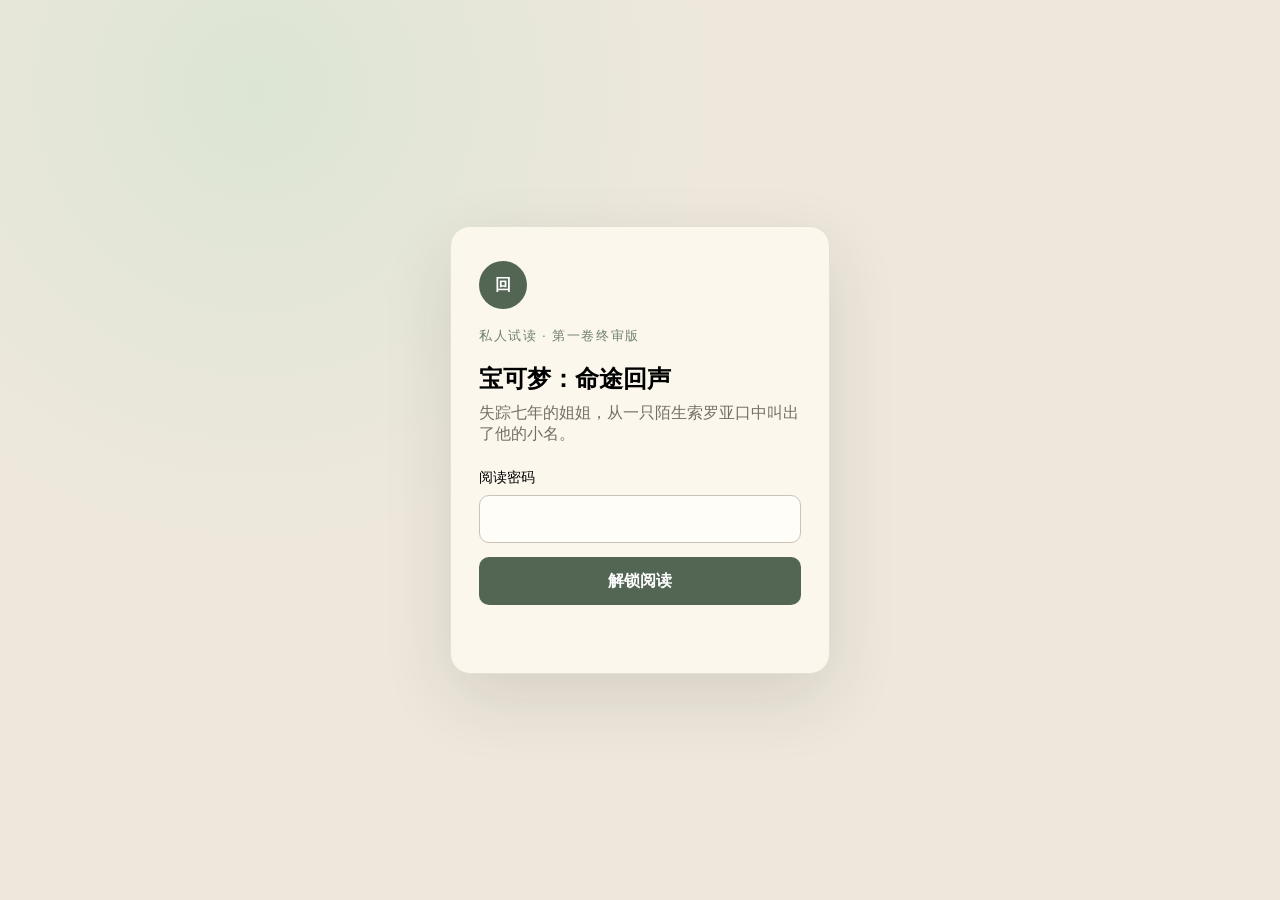
<file: index.html>
<!doctype html>
<html lang="zh-CN">
  <head>
    <meta charset="UTF-8" />
    <meta name="viewport" content="width=device-width, initial-scale=1, viewport-fit=cover" />
    <meta name="theme-color" content="#526653" />
    <meta name="robots" content="noindex, nofollow, noarchive" />
    <title>宝可梦：命途回声｜手机阅读版</title>
    <meta name="description" content="姐姐失踪七年后，一只陌生的索罗亚在雨夜叫出了程路的小名。" />
    <meta property="og:title" content="宝可梦：命途回声" />
    <meta property="og:description" content="失踪七年的姐姐，从一只陌生索罗亚口中叫出了他的小名。" />
    <meta property="og:image" content="./og.png" />
    <meta name="twitter:card" content="summary_large_image" />
    <link rel="icon" href="./favicon.svg" type="image/svg+xml" />
    <link rel="stylesheet" href="./styles.css?v=mslunugv" />
  </head>
  <body>

    <section class="unlock-gate" id="unlock-gate">
      <form class="unlock-card" id="unlock-form">
        <div class="unlock-mark">回</div>
        <small class="unlock-eyebrow">私人试读 · 第一卷终审版</small>
        <h1>宝可梦：命途回声</h1>
        <p>失踪七年的姐姐，从一只陌生索罗亚口中叫出了他的小名。</p>
        <label for="reader-password">阅读密码</label>
        <input id="reader-password" type="password" autocomplete="current-password" required />
        <button type="submit">解锁阅读</button>
        <small id="unlock-message" aria-live="polite"></small>
      </form>
    </section>
    <main id="reader" hidden class="reader theme-paper">
      <section class="book-intro" id="book-intro">
        <div class="book-intro-card">
          <img class="book-cover" src="./cover.png" alt="《宝可梦：命途回声》竖版封面" />
          <div class="book-intro-copy">
            <div class="intro-volume">第一卷 · 白榆仍停在七年前</div>
            <h1>失踪七年的姐姐，从一只陌生索罗亚口中叫出了他的小名。</h1>
            <blockquote>“小路，你为什么没有回来？”</blockquote>
            <p>档案里没有程岚，只有一只名叫“岚”的索罗亚克。程路跟着眼前的索罗亚回到白榆，也回到那场所有人都说已经结束的事故。</p>
            <button id="start-reading" type="button">从雨夜开始</button>
            <small>78章完整第一卷 · 21幅插画 · 手机阅读版</small>
          </div>
        </div>
      </section>
      <div id="reading-view" hidden>
      <header class="topbar">
        <button class="icon-button" id="open-menu" aria-label="打开章节目录"><span></span><span></span><span></span></button>
        <div class="topbar-title"><span>宝可梦：命途回声</span><small>第一卷 · 白榆仍停在七年前</small></div>
        <button class="chapter-count" id="open-progress" aria-label="查看阅读进度"></button>
      </header>
      <div class="progress-track"><div id="progress"></div></div>
      <article class="reading-sheet">
        <div class="volume-mark">第一卷 · 白榆仍停在七年前</div>
        <h1 id="chapter-title">正文加载中…</h1>
        <div class="chapter-meta"><span id="word-count"></span><span>稳定阅读版</span></div>
        <div class="chapter-body" id="chapter-body"><p>正在载入章节内容。如果长时间没有显示，请刷新页面。</p></div>
        <section class="chapter-illustrations" id="chapter-illustrations" hidden aria-label="本章插画"></section>
      </article>
      <nav class="chapter-nav" aria-label="章节导航">
        <button id="previous"><small>上一章</small><span></span></button>
        <button id="next"><small>下一章</small><span></span></button>
      </nav>
      <div class="reading-tools" aria-label="阅读设置">
        <div class="theme-options">
          <button data-theme="paper" class="active">日间</button>
          <button data-theme="green">护眼</button>
          <button data-theme="night">夜间</button>
        </div>
        <div class="font-options">
          <button id="font-down" aria-label="减小字号">A−</button><span id="font-size">19</span><button id="font-up" aria-label="增大字号">A＋</button>
        </div>
      </div>
      <section class="writing-progress" aria-label="创作进度">
        <div><small>第一卷状态</small><strong>78 章完整正文 · 21 幅插画 · 终审版</strong></div>
        <p>全卷约 221,168 字；78 章均已通过篇幅、连续性、读者理解与关系边界终审。</p>
      </section>
      <footer><span>手机阅读版 · 阅读位置保存在当前设备</span><span>非官方宝可梦同人创作</span></footer>
      <div class="drawer-backdrop" id="backdrop"></div>
      <aside class="chapter-drawer" id="drawer">
        <div class="drawer-head"><div><small>宝可梦：命途回声</small><h2>第一卷 · 白榆仍停在七年前</h2></div><button id="close-menu" aria-label="关闭目录">×</button></div>
        <div class="book-note"><span>第一卷</span><p>一只索罗亚变成了程路失踪七年的姐姐。所有记录却说，他家从来没有过这个女儿。</p></div>
        <div class="chapter-list" id="chapter-list"></div>
      </aside>
      </div>
    </main>
    <script>window.__READER_VERSION__ = "mslunugv";</script>
    <script src="./unlock.js?v=mslunugv"></script>
  </body>
</html>
</file>
<file: styles.css>
:root {
  color-scheme: light;
}

* {
  box-sizing: border-box;
}

html {
  scroll-behavior: smooth;
}

body {
  margin: 0;
  font-family: "Noto Serif SC", "Songti SC", "STSong", "SimSun", serif;
}

button {
  font: inherit;
}

.reader {
  --bg: #eee8dc;
  --paper: #fbf7ed;
  --text: #27251f;
  --muted: #7b7466;
  --line: rgba(67, 61, 50, 0.15);
  --accent: #526653;
  --bar: rgba(251, 247, 237, 0.94);
  min-height: 100vh;
  color: var(--text);
  background:
    radial-gradient(circle at 12% 6%, rgba(134, 151, 126, 0.16), transparent 28rem),
    var(--bg);
  transition: background 180ms ease, color 180ms ease;
}

.theme-green {
  --bg: #dfe5d4;
  --paper: #edf1e5;
  --text: #263026;
  --muted: #667064;
  --line: rgba(54, 74, 55, 0.16);
  --accent: #3e6247;
  --bar: rgba(237, 241, 229, 0.94);
}

.theme-night {
  color-scheme: dark;
  --bg: #111817;
  --paper: #18211f;
  --text: #d8d4c7;
  --muted: #928f85;
  --line: rgba(218, 211, 193, 0.12);
  --accent: #9db69f;
  --bar: rgba(24, 33, 31, 0.95);
}

.book-intro {
  min-height: 100vh;
  padding: clamp(24px, 6vw, 72px) 20px;
  display: grid;
  place-items: center;
  color: #eee8dc;
  background:
    radial-gradient(circle at 70% 20%, rgba(181, 164, 118, .16), transparent 34rem),
    linear-gradient(145deg, #0d1516, #18211f 58%, #111817);
}

.book-intro-card {
  width: min(940px, 100%);
  display: grid;
  grid-template-columns: minmax(230px, 360px) 1fr;
  gap: clamp(32px, 6vw, 72px);
  align-items: center;
}

.book-cover {
  display: block;
  width: 100%;
  border-radius: 12px;
  box-shadow: 0 34px 90px rgba(0, 0, 0, .44);
}

.book-intro-copy {
  display: grid;
  justify-items: start;
}

.intro-volume {
  color: #cdbb8b;
  font-family: system-ui, sans-serif;
  font-size: 12px;
  font-weight: 700;
  letter-spacing: .14em;
}

.book-intro-copy h1 {
  margin: 18px 0 20px;
  font-size: clamp(30px, 5vw, 52px);
  line-height: 1.28;
  letter-spacing: .02em;
}

.book-intro-copy blockquote {
  margin: 0 0 22px;
  color: #d8c89f;
  font-size: clamp(18px, 2.5vw, 24px);
}

.book-intro-copy p {
  max-width: 34em;
  margin: 0;
  color: #b9beb7;
  font-family: system-ui, sans-serif;
  font-size: 15px;
  line-height: 1.9;
}

.book-intro-copy button {
  min-width: 168px;
  min-height: 50px;
  margin-top: 28px;
  padding: 0 24px;
  color: #17201c;
  background: #d7c79e;
  border: 0;
  border-radius: 999px;
  font-family: system-ui, sans-serif;
  font-weight: 750;
  cursor: pointer;
}

.book-intro-copy small {
  margin-top: 14px;
  color: #7f8982;
  font-family: system-ui, sans-serif;
  font-size: 11px;
}

.chapter-illustration {
  margin: 34px 0 4px;
}

.chapter-illustrations {
  display: grid;
  gap: 28px;
  margin: 34px 0 4px;
}

.chapter-illustration img {
  display: block;
  width: 100%;
  height: auto;
  border-radius: 16px;
  border: 1px solid var(--line);
  box-shadow: 0 18px 46px rgba(30, 35, 31, 0.16);
}

.chapter-illustration figcaption {
  margin-top: 12px;
  color: var(--muted);
  font-size: 0.82em;
  line-height: 1.7;
  text-align: center;
}

.topbar {
  position: sticky;
  z-index: 20;
  top: 0;
  height: 68px;
  padding: 0 20px;
  display: grid;
  grid-template-columns: 44px 1fr 44px;
  align-items: center;
  background: var(--bar);
  border-bottom: 1px solid var(--line);
  backdrop-filter: blur(16px);
}

.topbar-title {
  min-width: 0;
  text-align: center;
  display: flex;
  flex-direction: column;
  gap: 3px;
}

.topbar-title span {
  font-size: 15px;
  font-weight: 700;
  letter-spacing: 0.08em;
}

.topbar-title small {
  color: var(--muted);
  font-size: 10px;
}

.icon-button,
.chapter-count {
  border: 0;
  color: var(--text);
  background: transparent;
  cursor: pointer;
}

.icon-button {
  width: 38px;
  height: 38px;
  display: grid;
  align-content: center;
  gap: 5px;
}

.icon-button span {
  display: block;
  width: 19px;
  height: 1px;
  background: currentColor;
}

.chapter-count {
  font-family: ui-monospace, monospace;
  font-size: 12px;
}

.progress-track {
  position: sticky;
  top: 68px;
  z-index: 21;
  height: 2px;
  background: transparent;
}

.progress-track div {
  height: 100%;
  background: var(--accent);
  transition: width 240ms ease;
}

.reading-sheet {
  width: min(760px, calc(100% - 32px));
  margin: 38px auto 24px;
  padding: clamp(28px, 6vw, 68px);
  background: var(--paper);
  border: 1px solid var(--line);
  border-radius: 4px;
  box-shadow: 0 22px 60px rgba(36, 34, 28, 0.07);
}

.volume-mark {
  color: var(--accent);
  font-size: 12px;
  font-weight: 700;
  letter-spacing: 0.16em;
}

.reading-sheet h1 {
  margin: 15px 0 12px;
  font-size: clamp(28px, 6vw, 42px);
  line-height: 1.25;
  letter-spacing: 0.02em;
}

.chapter-meta {
  display: flex;
  gap: 18px;
  padding-bottom: 26px;
  color: var(--muted);
  font-family: system-ui, sans-serif;
  font-size: 11px;
  border-bottom: 1px solid var(--line);
}

.chapter-body {
  padding-top: 22px;
  font-size: var(--reader-size);
  line-height: 2.02;
  letter-spacing: 0.035em;
}

.chapter-body p {
  margin: 0 0 1.18em;
  text-align: justify;
}

.chapter-body strong {
  color: var(--accent);
  font-weight: 700;
}

.chapter-body blockquote {
  margin: 1.6em 0;
  padding: 0.7em 1.15em;
  color: var(--muted);
  border-left: 3px solid var(--accent);
}

.chapter-body ul {
  margin: 1.2em 0 1.5em;
  padding-left: 1.4em;
}

.chapter-body hr {
  width: 46px;
  margin: 2.4em auto;
  border: 0;
  border-top: 1px solid var(--muted);
}

.chapter-nav {
  width: min(760px, calc(100% - 32px));
  margin: 0 auto;
  display: grid;
  grid-template-columns: 1fr 1fr;
  gap: 12px;
}

.writing-progress {
  display: grid;
  gap: 8px;
  margin: 18px 0 8px;
  padding: 16px;
  border: 1px solid rgba(82, 102, 83, .18);
  border-radius: 14px;
  background: rgba(82, 102, 83, .06);
  color: #3d493e;
}
.writing-progress div { display: grid; gap: 3px; }
.writing-progress small { color: #718072; font-size: 12px; }
.writing-progress strong { font-size: 15px; }
.writing-progress p { margin: 0; color: #687069; font-size: 13px; line-height: 1.7; }

.chapter-nav button {
  min-height: 78px;
  padding: 14px 16px;
  text-align: left;
  color: var(--text);
  background: var(--paper);
  border: 1px solid var(--line);
  border-radius: 4px;
  cursor: pointer;
}

.chapter-nav button:last-child {
  text-align: right;
}

.chapter-nav button:disabled {
  opacity: 0.42;
  cursor: default;
}

.chapter-nav small,
.chapter-nav span {
  display: block;
}

.chapter-nav small {
  margin-bottom: 5px;
  color: var(--muted);
  font-family: system-ui, sans-serif;
  font-size: 10px;
}

.chapter-nav span {
  font-size: 14px;
  font-weight: 700;
}

.reading-tools {
  position: sticky;
  z-index: 10;
  bottom: 14px;
  width: fit-content;
  margin: 24px auto;
  padding: 6px;
  display: flex;
  gap: 12px;
  background: var(--bar);
  border: 1px solid var(--line);
  border-radius: 999px;
  box-shadow: 0 10px 35px rgba(30, 28, 24, 0.12);
  backdrop-filter: blur(14px);
}

.theme-options,
.font-options {
  display: flex;
  align-items: center;
  gap: 2px;
}

.font-options {
  padding-left: 8px;
  border-left: 1px solid var(--line);
}

.reading-tools button {
  min-width: 40px;
  height: 34px;
  padding: 0 9px;
  color: var(--muted);
  background: transparent;
  border: 0;
  border-radius: 999px;
  font-family: system-ui, sans-serif;
  font-size: 12px;
  cursor: pointer;
}

.reading-tools button.active {
  color: var(--paper);
  background: var(--accent);
}

.font-options span {
  width: 22px;
  text-align: center;
  color: var(--muted);
  font-family: ui-monospace, monospace;
  font-size: 11px;
}

footer {
  width: min(760px, calc(100% - 32px));
  margin: 32px auto 0;
  padding: 24px 0 44px;
  display: flex;
  justify-content: space-between;
  color: var(--muted);
  font-family: system-ui, sans-serif;
  font-size: 10px;
  border-top: 1px solid var(--line);
}

.drawer-backdrop {
  position: fixed;
  z-index: 30;
  inset: 0;
  opacity: 0;
  pointer-events: none;
  background: rgba(8, 12, 11, 0.48);
  transition: opacity 180ms ease;
}

.drawer-backdrop.open {
  opacity: 1;
  pointer-events: auto;
}

.chapter-drawer {
  position: fixed;
  z-index: 31;
  inset: 0 auto 0 0;
  width: min(390px, 90vw);
  padding: 24px;
  overflow-y: auto;
  color: var(--text);
  background: var(--paper);
  transform: translateX(-102%);
  transition: transform 220ms ease;
}

.chapter-drawer.open {
  transform: translateX(0);
}

.drawer-head {
  display: flex;
  align-items: flex-start;
  justify-content: space-between;
}

.drawer-head small {
  color: var(--accent);
  font-size: 11px;
  letter-spacing: 0.18em;
}

.drawer-head h2 {
  margin: 7px 0 0;
  font-size: 22px;
}

.drawer-head button {
  width: 40px;
  height: 40px;
  color: var(--text);
  background: transparent;
  border: 1px solid var(--line);
  border-radius: 50%;
  font-size: 24px;
  cursor: pointer;
}

.book-note {
  margin: 24px 0;
  padding: 16px;
  background: color-mix(in srgb, var(--accent) 8%, transparent);
  border-left: 3px solid var(--accent);
}

.book-note span {
  color: var(--accent);
  font-size: 11px;
  font-weight: 700;
}

.book-note p {
  margin: 8px 0 0;
  color: var(--muted);
  font-size: 13px;
  line-height: 1.7;
}

.chapter-list {
  display: grid;
  gap: 4px;
}

.chapter-list button {
  width: 100%;
  padding: 12px;
  display: grid;
  grid-template-columns: 38px 1fr;
  align-items: center;
  text-align: left;
  color: var(--text);
  background: transparent;
  border: 0;
  border-radius: 4px;
  cursor: pointer;
}

.chapter-list button:hover,
.chapter-list button.active {
  background: color-mix(in srgb, var(--accent) 10%, transparent);
}

.chapter-list > button > span {
  color: var(--muted);
  font-family: ui-monospace, monospace;
  font-size: 11px;
}

.chapter-list strong,
.chapter-list small {
  display: block;
}

.chapter-list strong {
  font-size: 14px;
}

.chapter-list small {
  margin-top: 4px;
  color: var(--muted);
  font-family: system-ui, sans-serif;
  font-size: 10px;
}

@media (max-width: 640px) {
  .book-intro {
    min-height: 100svh;
    padding: 26px 22px 34px;
  }

  .book-intro-card {
    width: min(100%, 410px);
    grid-template-columns: 1fr;
    gap: 26px;
  }

  .book-cover {
    width: min(62vw, 260px);
    justify-self: center;
  }

  .book-intro-copy {
    justify-items: stretch;
    text-align: center;
  }

  .book-intro-copy h1 {
    margin: 12px 0 14px;
    font-size: clamp(25px, 8vw, 34px);
  }

  .book-intro-copy blockquote {
    margin-bottom: 14px;
    font-size: 18px;
  }

  .book-intro-copy p {
    font-size: 14px;
    line-height: 1.75;
  }

  .book-intro-copy button {
    width: 100%;
    margin-top: 22px;
  }

  .topbar {
    height: 62px;
    padding: 0 12px;
  }

  .progress-track {
    top: 62px;
  }

  .reading-sheet {
    width: 100%;
    margin: 0;
    padding: 30px 22px 42px;
    border: 0;
    border-radius: 0;
    box-shadow: none;
  }

  .chapter-body {
    line-height: 2;
  }

  .chapter-nav {
    width: calc(100% - 24px);
  }

  .reading-tools {
    max-width: calc(100% - 20px);
    gap: 4px;
  }

  .reading-tools button {
    min-width: 37px;
    padding: 0 7px;
  }

  footer {
    width: calc(100% - 32px);
    flex-direction: column;
    gap: 8px;
  }
}

@media (prefers-reduced-motion: reduce) {
  * {
    scroll-behavior: auto !important;
    transition: none !important;
  }
}


.unlock-gate {
  min-height: 100vh;
  display: grid;
  place-items: center;
  padding: 24px;
  background: radial-gradient(circle at 20% 10%, #dce5d5, transparent 28rem), #eee8dc;
}
.unlock-card {
  width: min(100%, 380px);
  padding: 34px 28px;
  border: 1px solid rgba(67, 61, 50, .12);
  border-radius: 20px;
  background: #fbf7ed;
  box-shadow: 0 24px 70px rgba(39, 37, 31, .12);
}
.unlock-mark {
  width: 48px; height: 48px; display: grid; place-items: center;
  border-radius: 50%; color: #fff; background: #526653; font-weight: 700;
}
.unlock-eyebrow { display: block; margin-top: 18px; color: #718072; letter-spacing: .12em; }
.unlock-card h1 { margin: 18px 0 8px; }
.unlock-card p { margin: 0 0 24px; color: #746f64; }
.unlock-card label { display: block; margin-bottom: 8px; font-size: 14px; }
.unlock-card input {
  width: 100%; min-height: 48px; padding: 0 14px;
  border: 1px solid #c9c4b9; border-radius: 10px; background: #fffdf7; font-size: 18px;
}
.unlock-card button {
  width: 100%; min-height: 48px; margin-top: 14px;
  border: 0; border-radius: 10px; color: #fff; background: #526653; font-weight: 700;
}
.unlock-card button:disabled { opacity: .65; }
#unlock-message { display: block; min-height: 22px; margin-top: 12px; color: #a13f37; }
[hidden] { display: none !important; }
</file>
